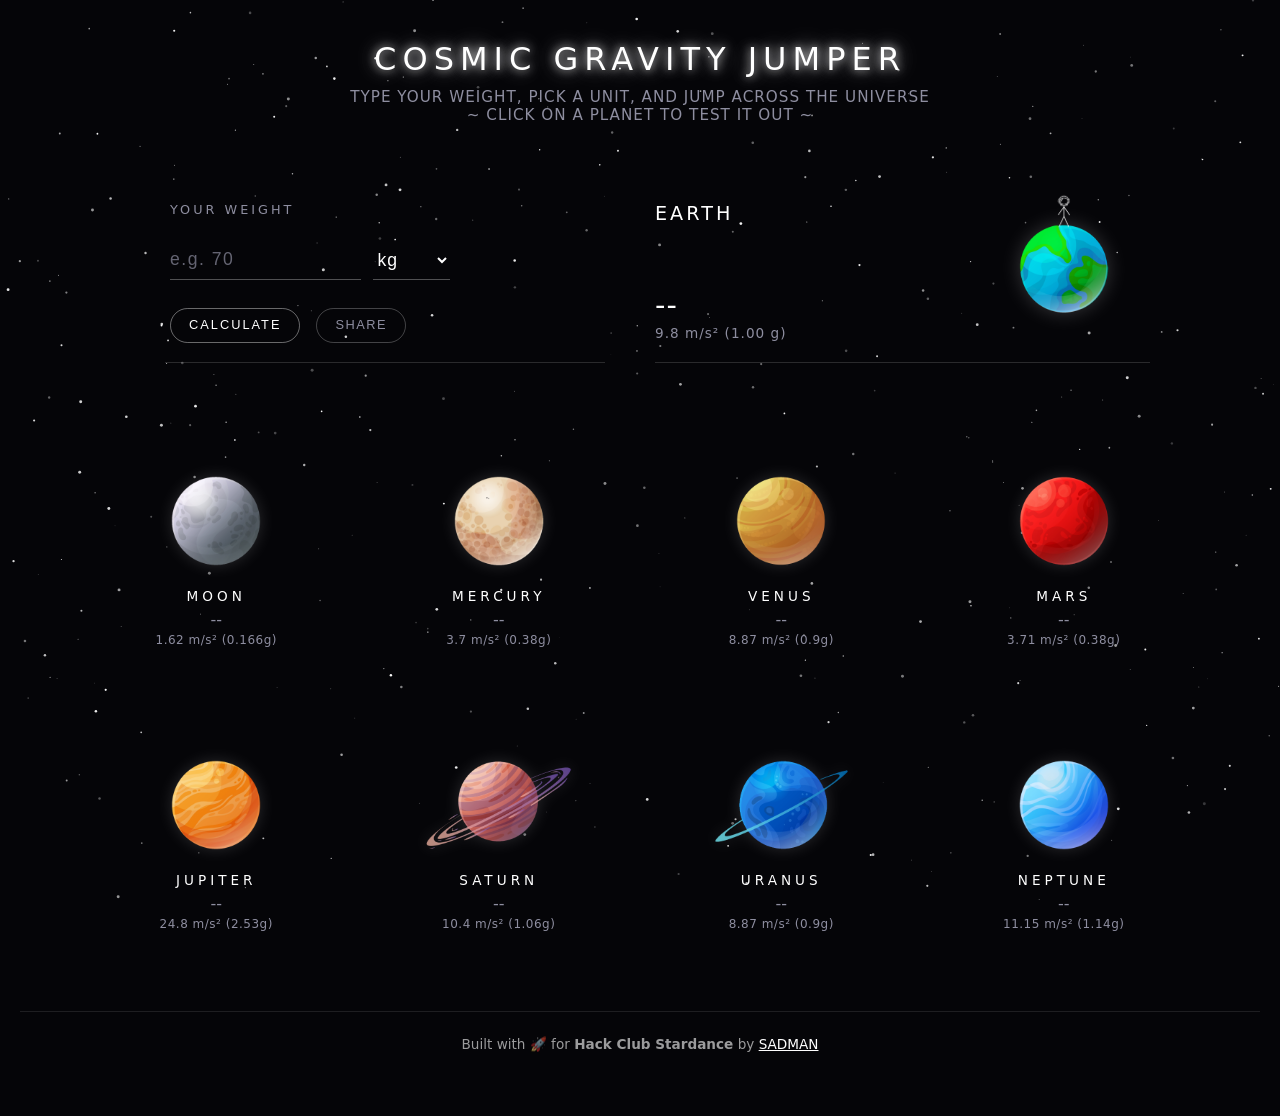
<file: index.html>
<!DOCTYPE html>
<html lang="en">
<head>
    <meta charset="UTF-8">
    <meta name="viewport" content="width=device-width, initial-scale=1.0">
    <title>Cosmic Gravity Jumper</title>
    <link rel="stylesheet" href="style.css">
    <link rel="icon" type="image/png" href="assets/favicon.png">
</head>
<body>

    <!-- Background Stars Canvas -->
    <canvas id="starsCanvas"></canvas>

    <!-- Header Section -->
    <header>
        <h1>COSMIC GRAVITY JUMPER</h1>
        <p>TYPE YOUR WEIGHT, PICK A UNIT, AND JUMP ACROSS THE UNIVERSE</p>
        <p>~ CLICK ON A PLANET TO TEST IT OUT ~</p>
    </header>

    <!-- Top Section Container -->
    <section class="top-container">
        <!-- Weight Input Card -->
        <div class="calculator-card">
            <div class="calculator-card-content">
                <label for="earthWeight">YOUR WEIGHT</label>
                <div class="input-group">
                    <input type="number" id="earthWeight" placeholder="e.g. 70">
                    <select id="unitSelect">
                        <option value="kg">kg</option>
                        <option value="lbs">lbs</option>
                    </select>
                </div>
            </div>

            <div class="button-group">
                <button id="calcBtn" onclick="calculateAllWeights()">CALCULATE</button>
                <button id="shareBtn" class="share-btn">SHARE</button>
            </div>
        </div>

        <!-- Earth Display Card -->
        <div class="earth-hero-card" id="earthHero" onclick="handleEarthClick()">
            <!-- Earth Info Column -->
            <div class="earth-info-column">
                <h2>EARTH</h2>
                <div class="earth-display">
                    <span class="weight-tag" id="earthDisplayWeight">--</span>
                    <span class="gravity-tag">9.8 m/s² (1.00 g)</span>
                </div>
            </div>

            <!-- Earth Visual Column -->
            <div class="earth-visual-column">
                <div class="jumper-container">
                    <img id="jumper-earth" class="astronaut-img" src="assets/ASTRONAUT.png" alt="Astronaut">   
                </div>
                <div class="planet-visual-container-earth">
                    <img class="planet-img earth-img" src="assets/EARTH.png" alt="EARTH">
                </div>
            </div>
        </div>
    </section>

    <!-- Planets Grid Container -->
    <main class="planets-grid" id="planetsGrid"></main>

    <script src="script.js"></script>

    <footer class="site-footer">
        <p>Built with 🚀 for <strong>Hack Club Stardance</strong> by <a href="https://github.com/sadman137" target:"_blank" rel="noopener noreferrer">SADMAN</a></p>
    </footer>
</body>
</html>
</file>
<file: style.css>
:root {
    --bg-color: #050508;
    --text-color: #ffffff;
    --text-muted: #8e8ea0;
    --accent-glow: rgba(255, 255, 255, 0.8);
}

* {
    box-sizing: border-box;
    margin: 0;
    padding: 0;
}

body {
    background-color: var(--bg-color);
    color: var(--text-color);
    font-family: system-ui, -apple-system, BlinkMacSystemFont, 'Segoe UI', Roboto, Oxygen, Ubuntu, Cantarell, 'Open Sans', 'Helvetica Neue', Arial, sans-serif;
    min-height: 100vh;
    padding: 40px 20px;
    position: relative;
    overflow-x: hidden;
}

/* Background Canvas */
#starsCanvas {
    position: fixed;
    top: 0;
    left: 0;
    width: 100vw;
    height: 100vh;
    z-index: -1;
    pointer-events: none;
}

/* Header Section */
header {
    text-align: center;
    margin-bottom: 80px;
}

header h1 {
    font-size: 2rem;
    font-weight: 200;
    letter-spacing: 6px;
    margin-bottom: 10px;
    color: #fff;
    text-shadow: 0 0 10px rgba(255, 255, 255, 0.8),
                 0 0 20px rgba(255, 255, 255, 0.4),
                 0 0 30px rgba(255, 255, 255, 0.3);
}

header p {
    color: var(--text-muted);
    font-size: 0.95rem;
    font-weight: 300;
    letter-spacing: 1px;
}

/* Top Container Section */
.top-container {
    display: grid;
    grid-template-columns: repeat(4, 1fr);
    max-width: 1100px;
    gap: 30px;
    margin: 0 auto 80px auto;
    align-items: stretch;
}

/* Calculator Card */
.calculator-card {
    grid-column: 1 / span 2;
    display: flex;
    flex-direction: column;
    align-items: flex-start;
    padding-left: 80px;
    padding-bottom: 20px;
    width: 100%;
    position: relative;
}

.calculator-card::after {
    content: '';
    position: absolute;
    bottom: 0;
    left: 75px;
    right: 20px;
    height: 1px;
    background-color: rgba(255, 255, 255, 0.15);
}

.calculator-card-content {
    display: flex;
    flex-direction: column;
    align-items: flex-start;
    width: 100%;
}

.calculator-card label {
    width: 100%;
    text-align: left;
    font-size: 0.8rem;
    font-weight: 300;
    letter-spacing: 3px;
    color: var(--text-muted);
    margin-bottom: 24px;
    line-height: 1;
    text-transform: uppercase;
}

/* Form Inputs */
.input-group {
    display: flex;
    gap: 12px;
    margin-bottom: 28px;
    width: 100%;
    max-width: 280px;
}

input[type="number"], select {
    background: transparent;
    border: none;
    border-bottom: 1px solid rgba(255, 255, 255, 0.3);
    color: #fff;
    padding: 8px 0;
    font-size: 1.1rem;
    font-weight: 300;
    outline: none;
    transition: border-color 0.3s ease;
    text-align: left;
}

input[type="number"] {
    font-weight: 200;
    letter-spacing: 1.5px;
}

select {
    font-weight: 200;
    letter-spacing: 1px;
    cursor: pointer;
}

input[type="number"]::placeholder {
    color: var(--text-muted);
    font-family: inherit;
    font-weight: 300;
    opacity: 0.7;
}

input[type="number"]:focus, select:focus {
    border-color: #fff;
}

select option {
    background-color: #000;
    color: #fff;
}

input[type="number"] {
    flex: 2.5;
    width: 100%;
}

select {
    flex: 1;
}

.button-group {
    display: flex;
    align-items: center;
    gap: 16px;
    align-self: flex-start;
}

.share-btn {
    background: transparent;
    border: 1px solid rgba(255, 255, 255, 0.25);
    color: var(--text-muted);
    font-weight: 300;
    letter-spacing: 1.5px;
    padding: 8px 18px;
    border-radius: 20px;
    cursor: pointer;
    font-size: 0.8rem;
    transition: all 0.3s ease;
    height: 35px;
    line-height: 1;
}

.share-btn:hover {
    background: var(--text-muted);
    color: #000;
}

button#calcBtn {
    background: transparent;
    border: 1px solid rgba(255, 255, 255, 0.4);
    color: #fff;
    font-weight: 300;
    letter-spacing: 2px;
    padding: 8px 18px;
    border-radius: 20px;
    cursor: pointer;
    font-size: 0.8rem;
    transition: all 0.3s ease;
    height: 35px;
    line-height: 1;
}

button#calcBtn:hover {
    background: #fff;
    color: #000;
}

/* Earth Hero Card */
.earth-hero-card {
    grid-column: 3 / span 2;
    display: grid;
    grid-template-columns: 1fr 1fr;
    gap: 30px;
    padding-bottom: 20px;
    cursor: pointer;
    align-items: start;
    position: relative;
}

.earth-hero-card::after {
    content: '';
    position: absolute;
    bottom: 0;
    left: 0;
    right: 40px;
    height: 1px;
    background-color: rgba(255, 255, 255, 0.15);
}

/* Earth Info & Visual Columns */
.earth-info-column {
    display: flex;
    flex-direction: column;
    align-items: flex-start;
    text-align: left;
    height: 100%;
}

.earth-info-column h2 {
    width: 100%;
    font-size: 1.2rem;
    font-weight: 300;
    letter-spacing: 3px;
    color: #ffffff;
    margin-bottom: 24px;
    line-height: 1;
    text-transform: uppercase;
}

.earth-display {
    display: flex;
    flex-direction: column;
    gap: 6px;
    width: 100%;
    margin-top: auto;
    margin-bottom: 2px;
}

.weight-tag {
    font-size: 1.8rem;
    font-weight: 200;
    letter-spacing: 1px;
    line-height: 1.1;
}

.gravity-tag {
    font-size: 0.85rem;
    font-weight: 300;
    color: var(--text-muted);
    letter-spacing: 1px;
    line-height: 1;
}

.earth-visual-column {
    display: flex;
    flex-direction: column;
    align-items: center;
    position: relative;
    width: 100%;
}

.planet-visual-container-earth {
    display: flex;
    justify-content: center;
    align-items: center;
    width: 100%;
}

.planet-img.earth-img {
    height: 90px;
    width: auto;
    object-fit: contain;
    transition: transform 0.4s ease, filter 0.4s ease;
    filter: drop-shadow(0 0 10px rgba(255, 255, 255, 0.2));
}

.earth-hero-card:hover .earth-img {
    transform: scale(1.08);
    filter: drop-shadow(0 0 18px rgba(255, 255, 255, 0.35));
}

.earth-visual-column .jumper-container {
    width: 100%;
    margin-bottom: -18px;
    transform: translateY(-12px);
}

#jumper-earth {
    opacity: 1;
}

/* Planets Grid Section */
.planets-grid {
    display: grid;
    grid-template-columns: repeat(4, 1fr);
    gap: 80px 30px;
    max-width: 1100px;
    margin: 0 auto;
}

.planet-item {
    display: flex;
    flex-direction: column;
    align-items: center;
    cursor: pointer;
    position: relative;
    background: none;
    border: none;
}

.planet-gravity-display {
    font-size: 0.75rem;
    font-weight: 300;
    color: var(--text-muted);
    margin-top: 4px;
    letter-spacing: 0.5px;
}

/* Astronaut & Jump Animations */
.jumper-container {
    height: 38px;
    position: relative;
    display: flex;
    justify-content: center;
    align-items: flex-end;
    margin-bottom: -15px;
    z-index: 10;
}

.astronaut-img {
    width: 38px;
    height: auto;
    display: block;
    opacity: 0;
    pointer-events: none;
    transition: opacity 0.25s ease;
}

.astronaut-img.active {
    opacity: 1;
}

.astronaut-img.jumping {
    opacity: 1;
    animation: jumpVar var(--jump-duration, 1s) ease-in-out;
}

@keyframes jumpVar {
    0%   { transform: translateY(0); }
    50%  { transform: translateY(var(--jump-height, -90px)); }
    100% { transform: translateY(0); }
}

/* Planet Cards & Visuals */
.planet-visual-container {
    height: 110px;
    display: flex;
    align-items: center;
    justify-content: center;
    position: relative;
    z-index: 1;
}

.planet-img {
    height: 90px;
    width: auto;
    object-fit: contain;
    transition: transform 0.4s ease, filter 0.4s ease;
    filter: drop-shadow(0 0 8px rgba(255, 255, 255, 0.15));
}

.planet-item:hover .planet-img {
    transform: scale(1.08);
    filter: drop-shadow(0 0 15px rgba(255, 255, 255, 0.3));
}

/* Accessibility Focus Ring for Planet Cards */
.planet-item:focus-visible,
.earth-visual-container:focus-visible {
    outline: 1px solid rgba(255, 255, 255, 0.7);
    outline-offset: 6px;
    border-radius: 8px;
}

.planet-item[data-planet="Saturn"] .planet-img {
    height: 125px;
    max-width: 150%;
}

.planet-item[data-planet="Uranus"] .planet-img {
    height: 115px;
    max-width: 140%;
}

.planet-name {
    font-size: 0.85rem;
    font-weight: 200;
    letter-spacing: 4px;
    margin-top: 12px;
    color: #ffffff;
    text-transform: uppercase;
}

.planet-weight-display {
    font-size: 1rem;
    font-weight: 300;
    margin-top: 6px;
    color: var(--text-muted);
}

/* Stars Canvas Background */
#starsCanvas {
    position: fixed;
    top: 0;
    left: 0;
    width: 100vw;
    height: 100vh;
    z-index: -1;
    pointer-events: none;
}

/* Responsive Layout Adjustments */

/* Tablet & Smaller Screens (under 900px) */
@media (max-width: 900px) {
    body {
        padding: 30px 16px;
    }

    header {
        margin-bottom: 50px;
    }

    header h1 {
        font-size: 1.6rem;
        letter-spacing: 4px;
    }

    /* Stack top section vertically */
    .top-container {
        grid-template-columns: 1fr;
        gap: 40px;
        margin-bottom: 60px;
    }

    .calculator-card {
        grid-column: 1 / -1;
        padding-left: 0;
        align-items: center;
        padding-bottom: 40px;
        margin-bottom: 0px;
    }

    .calculator-card::after {
        left: 0;
        right: 0;
    }

    .calculator-card-content,
    .calculator-card label {
        text-align: center;
        align-items: center;
    }

    .input-group {
        justify-content: center;
    }

    .button-group {
        align-self: center;
        justify-content: center;
    }

    button#calcBtn {
        align-self: auto
    }

    .earth-hero-card {
        grid-column: 1 / -1;
        grid-template-columns: 1fr 1fr;
        gap: 20px;
        align-items: center;
    }

    .earth-info-column {
        align-items: flex-start;
        text-align: left;
        padding-left: calc(45% - 30px);
    }

    .earth-info-column h2 {
        text-align: left;
    }

    .earth-hero-card::after {
        left: 0;
        right: 0;
        bottom: -20px;
    }

    /* 2 columns for planets on tablets */
    .planets-grid {
        grid-template-columns: repeat(2, 1fr);
        gap: 50px 20px;
    }
}

@media (max-width: 550px) {
    header h1 {
        font-size: 1.3rem;
        letter-spacing: 2px;
    }

    header p {
        font-size: 0.8rem;
    }

    /* Stack Earth card content vertically on small mobile */
    .earth-hero-card {
        grid-template-columns: 1fr 1fr;
        gap: 15px;
    }

    .weight-tag {
        font-size: 1.4 rem;
    }

    .gravity-tag {
        font-size: 0.75 rem;
    }

    .planet-img.earth-img {
        height: 75px;
    }

    .planets-grid {
        grid-template-columns: repeat(2, 1fr);
        gap: 40px 15px;
    }

    .planet-img {
        height: 70px;
    }

    .planet-item[data-planet="Saturn"] .planet-img {
        height: 95px;
    }

    .planet-item[data-planet="Uranus"] .planet-img {
        height: 85px;
    }

    .planets-grid .jumper-container {
        transform: translateY(10px);
    }
}

* {
    -webkit-tap-highlight-color: transparent;
    -webkit-touch-callout: none;
    user-select: none;
}

input, select, textarea {
    user-select: text;
}

.site-footer {
    text-align: center;
    padding: 24px 16px;
    font-size: 0.85rem;
    color: rgba(255, 255, 255, 0.6);
    border-top: 1px solid rgba(255, 255, 255, 0.1);
    margin-top: 80px;
}

.site-footer a {
    color: #ffffff;
    text-decoration: underline;
}

.site-footer a:hover {
    opacity: 0.8;
}
</file>
